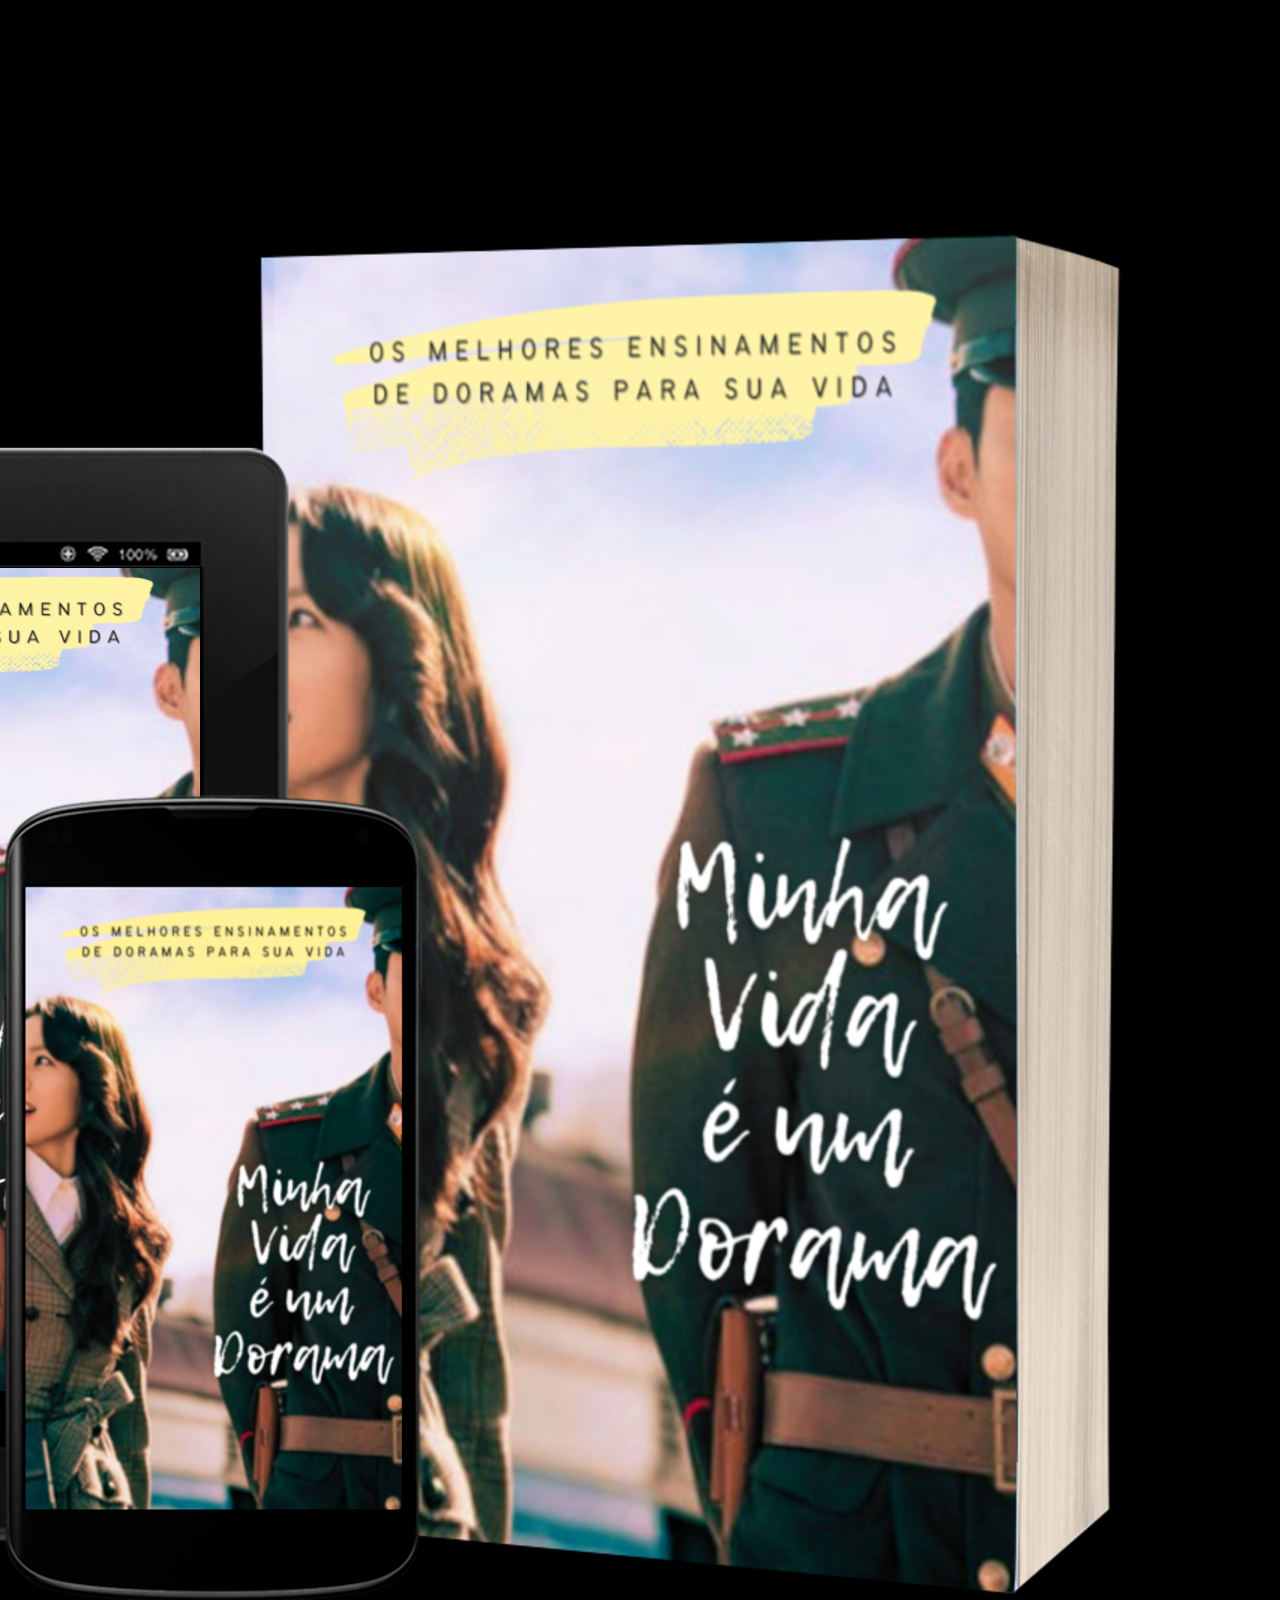
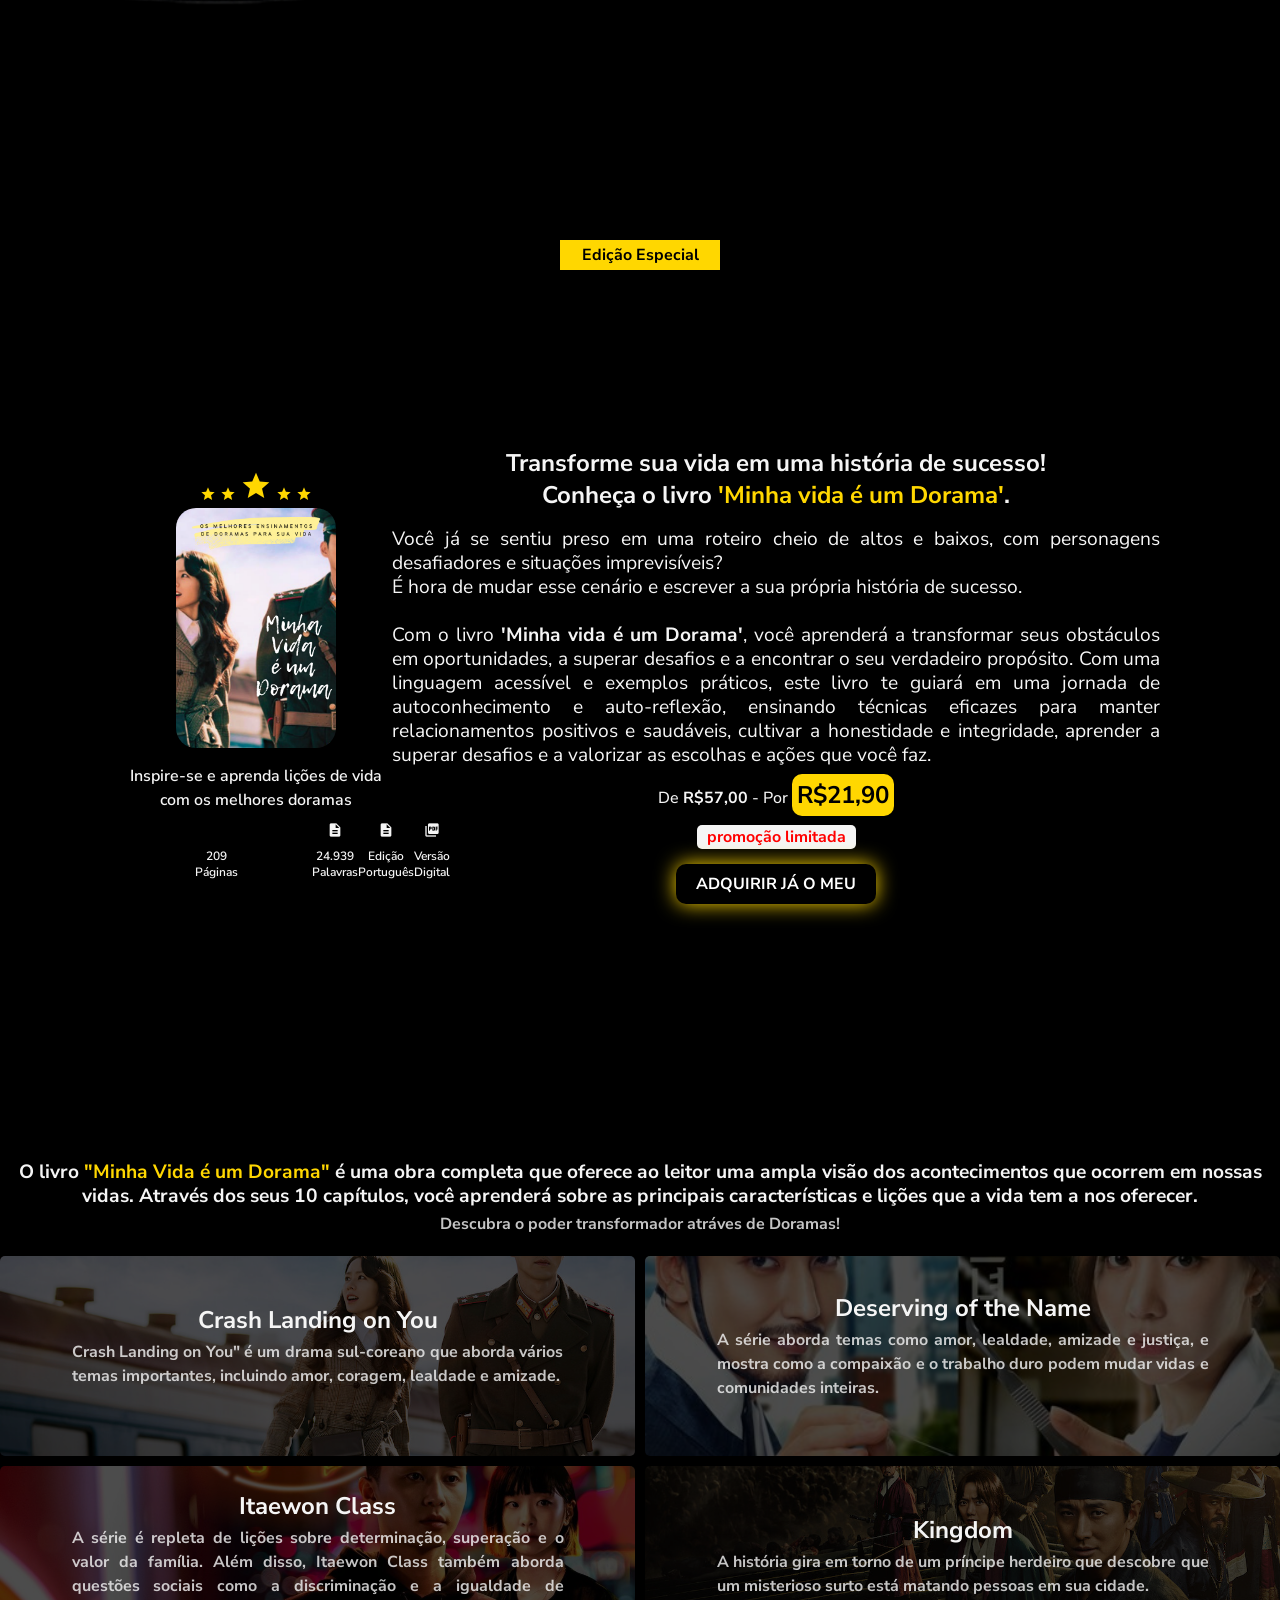
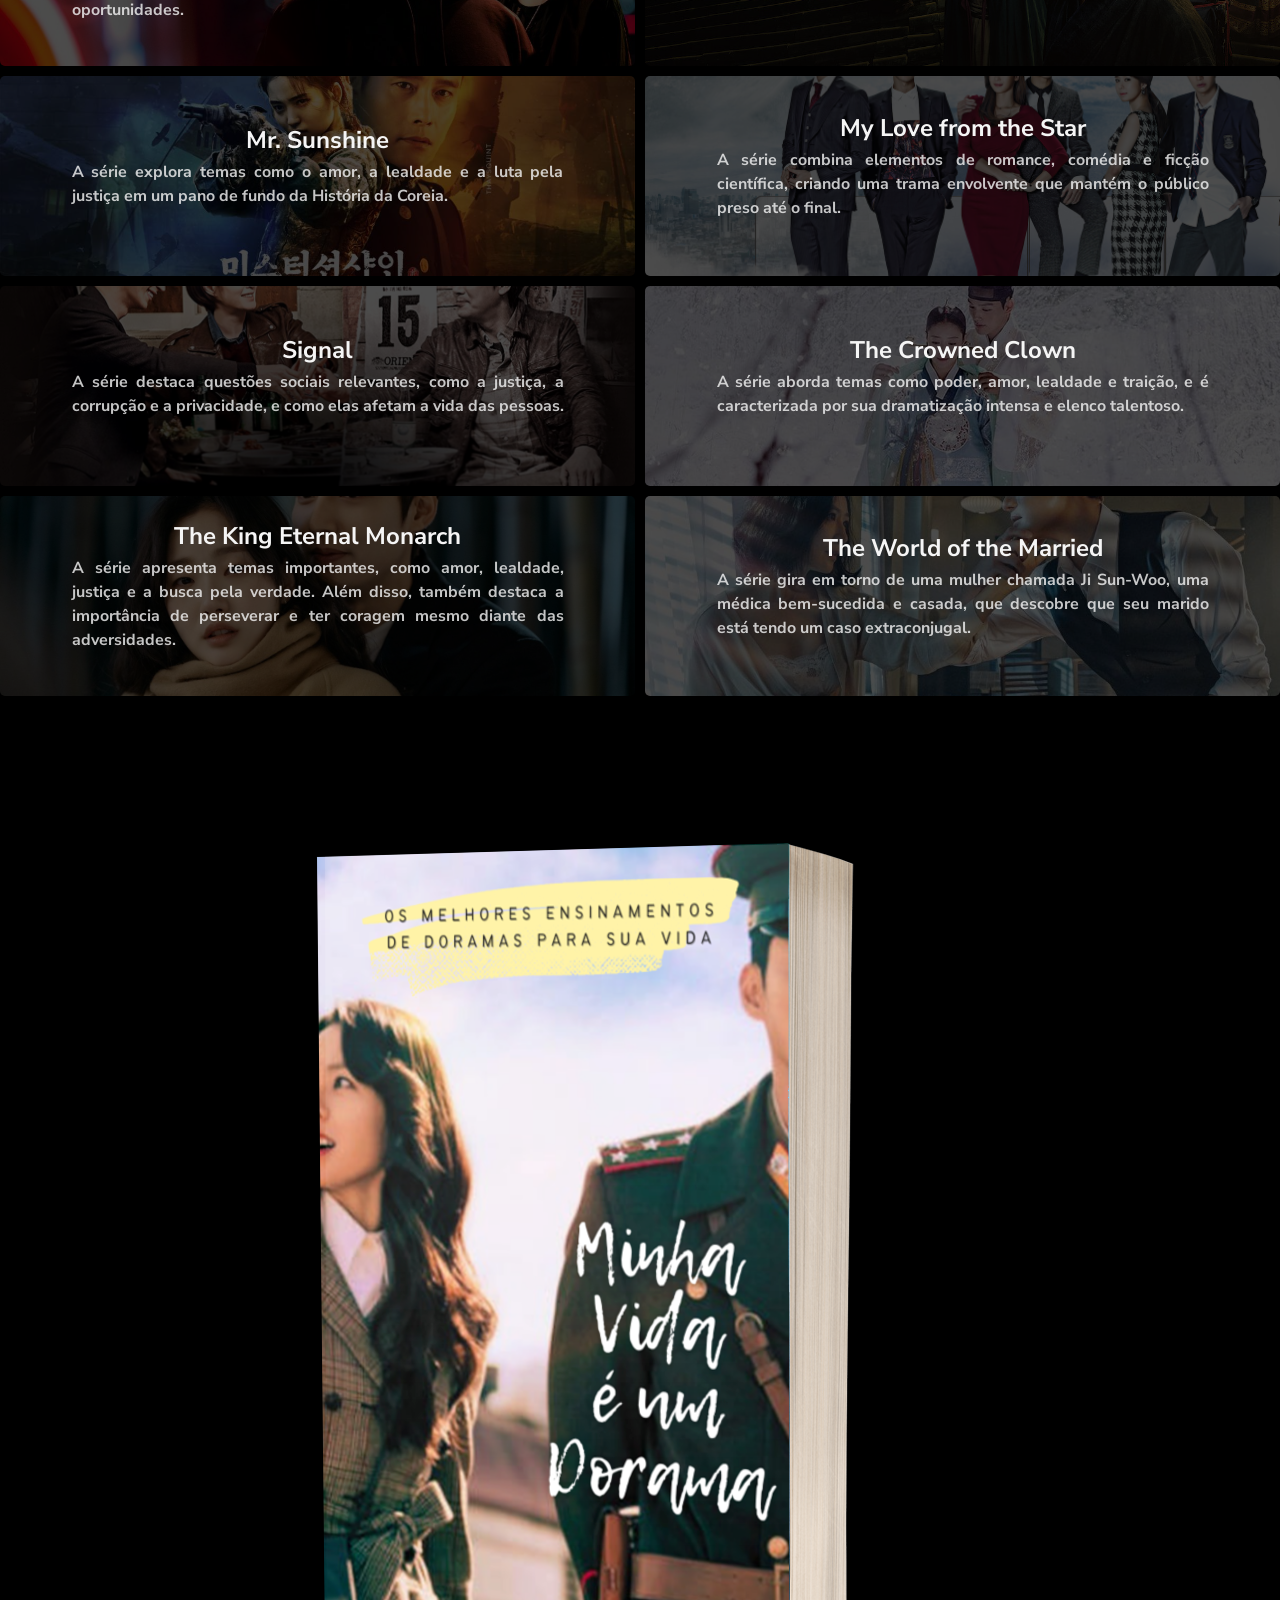
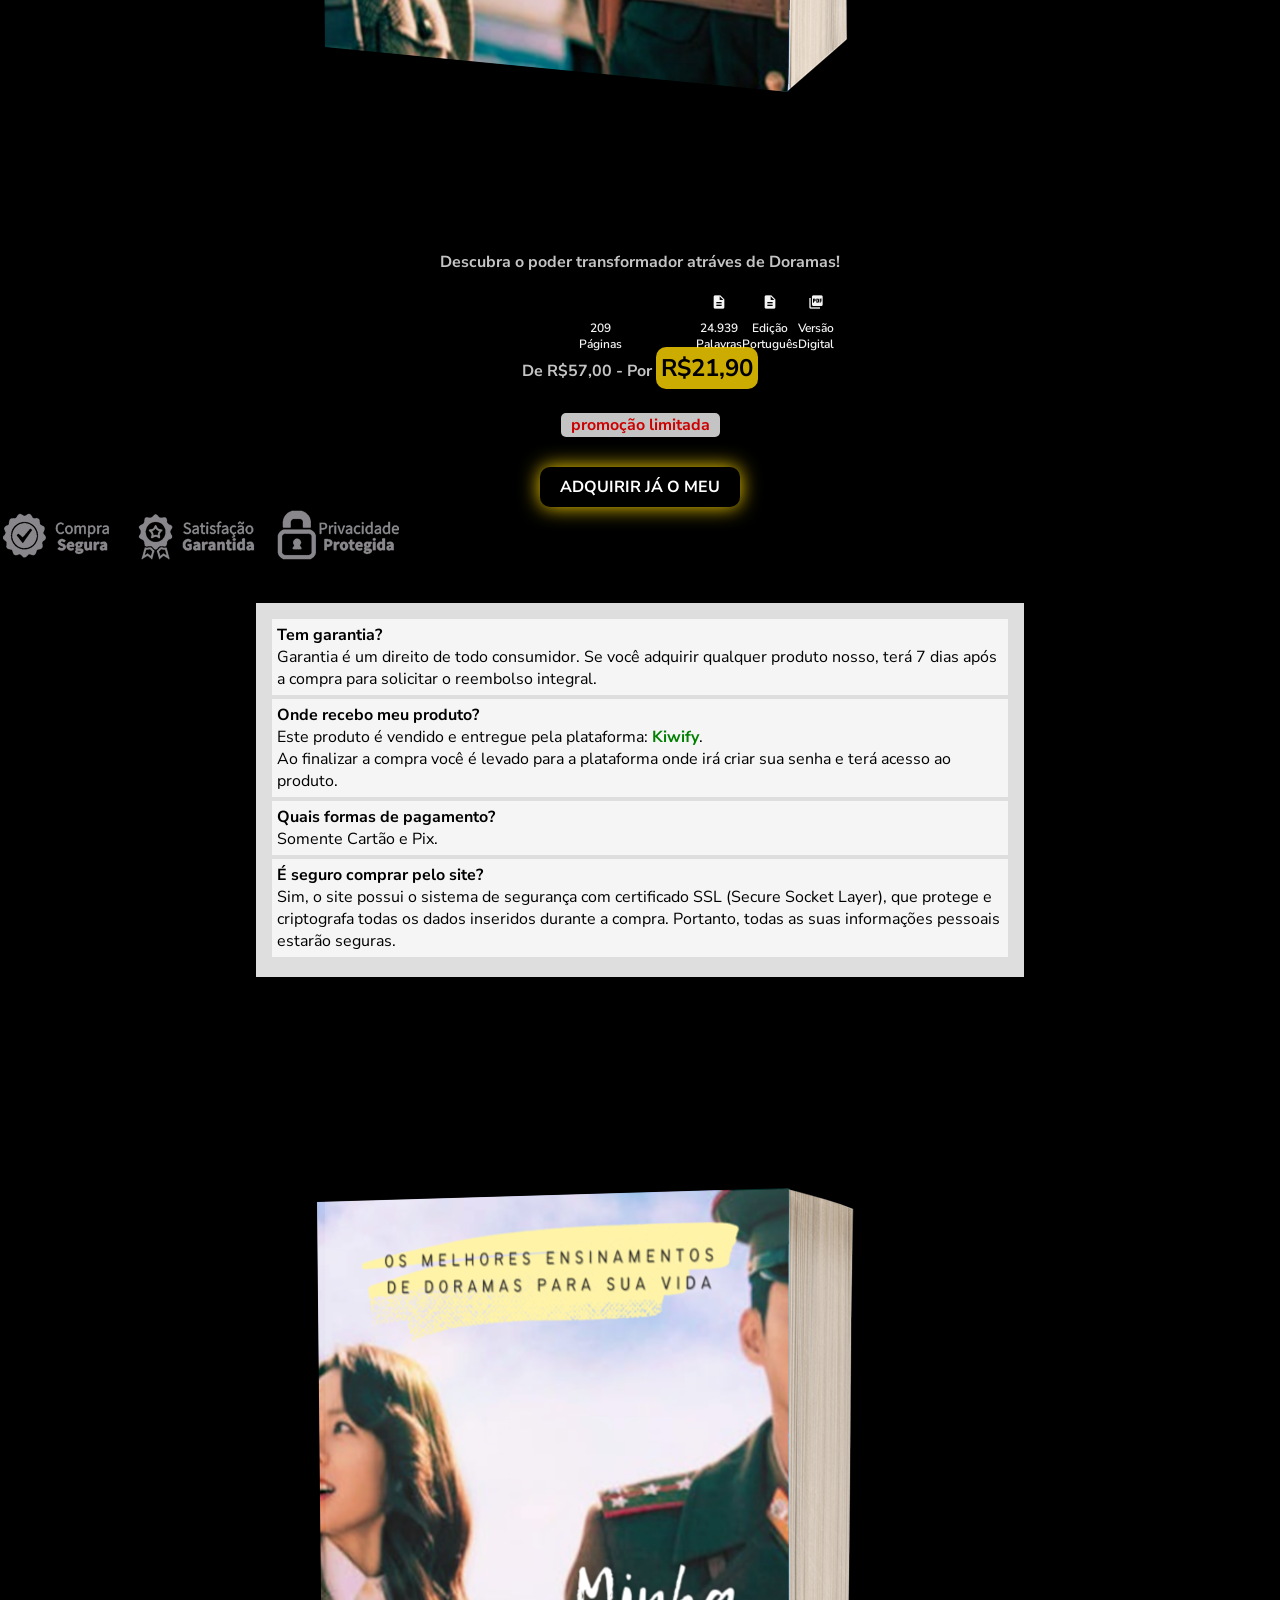
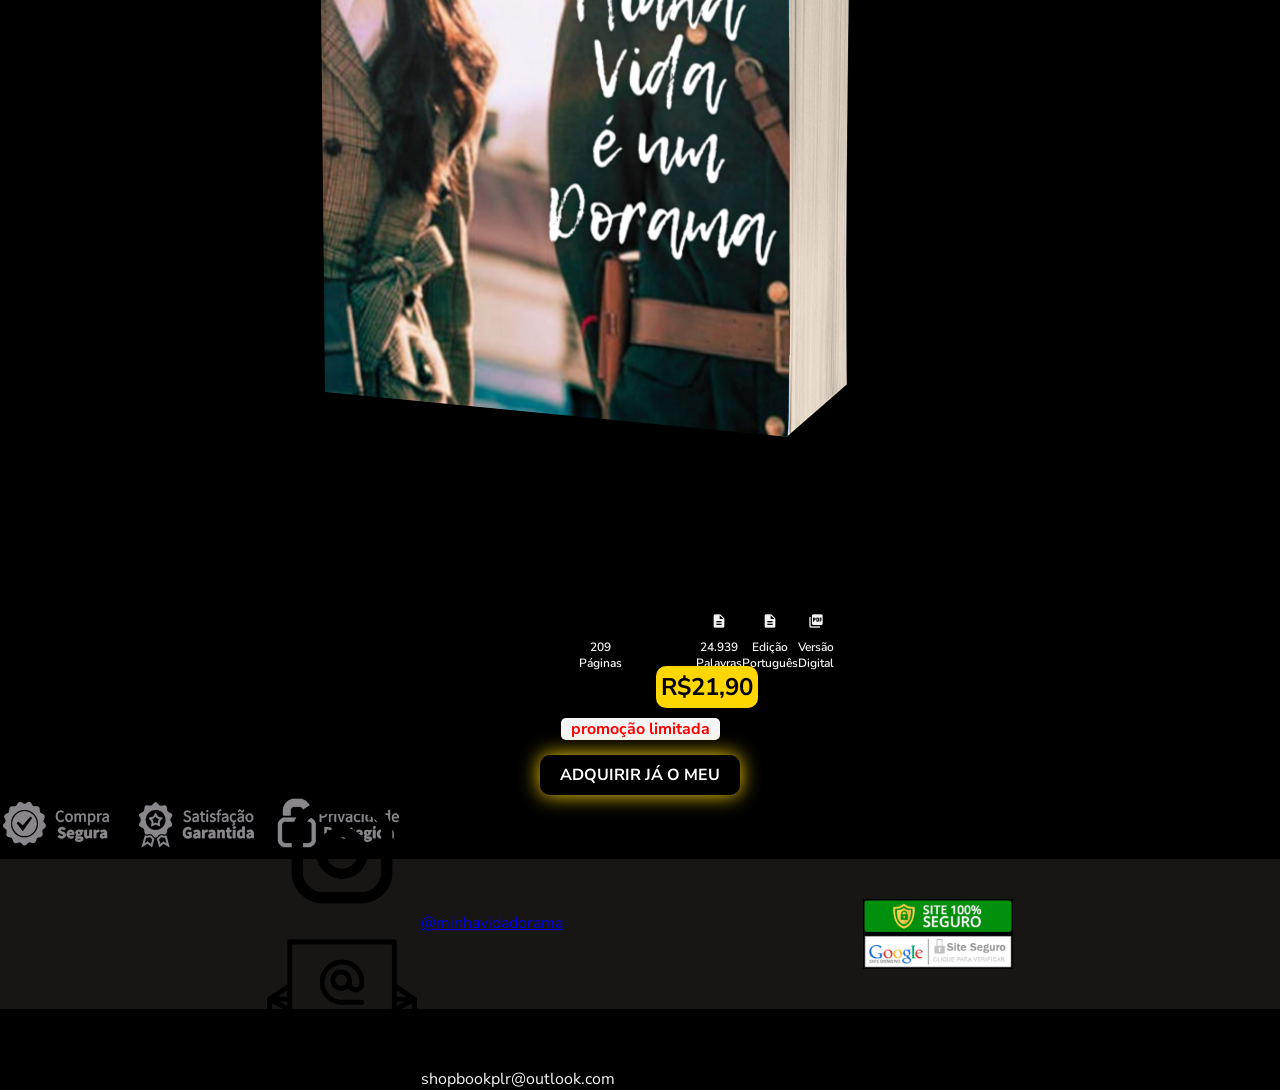
<file: index.htm>
<!DOCTYPE html>
<html lang="pr-Br">
<head>
    <meta charset="UTF-8">
    <meta http-equiv="X-UA-Compatible" content="IE=edge">
    <meta name="viewport" content="width=device-width, initial-scale=1.0">

    <link rel="icon" href="./assets//capa.png">
    <link rel="stylesheet" href="./style.css">
    <link rel="stylesheet" href="./responsive.css">

    <link rel="preconnect" href="https://fonts.googleapis.com">
    <link rel="preconnect" href="https://fonts.gstatic.com" crossorigin>
    <link href="https://fonts.googleapis.com/css2?family=Nunito+Sans:wght@400;700&display=swap" rel="stylesheet">
    <link href="https://fonts.googleapis.com/icon?family=Material+Icons" rel="stylesheet">

    <title>Minha Vida é um Dorama</title>
</head>

    <body>
        <header class="header"> 
            <img src="assets/capa3tipos.png" alt="">
            <h2 class="titleHeader"> Minha vida é um <span class="spanHeader">Dorama</span> </h2>
        </header>
        <p class="edition-especial">Edição Especial</p>
        
        <div class="wrapper">

            <section class="section-1">
                <div class="content-image">
                    <div class="stars">
                        <i class="material-icons">grade</i>
                        <i class="material-icons">grade</i>
                        <i class="material-icons big">grade</i>
                        <i class="material-icons">grade</i>
                        <i class="material-icons">grade</i>
                    </div>
                    <img src="assets/capa minha vida e um dorama.png" alt="">
                    <p>
                        Inspire-se e aprenda lições de vida </br> 
                        com os melhores doramas
                    </p>

                    <div class="content-icons">
                        <div>
                            <i class="material-icons">auto_stories</i>
                            <span> 209 </br> Páginas </span>
                        </div>
                        <div>
                            <i class="material-icons">description</i>
                            <span> 24.939 </br> Palavras </span>
                        </div>
                        <div>
                            <i class="material-icons">description</i>
                            <span> Edição </br> Português </span>
                        </div>
                        <div>
                            <i class="material-icons">picture_as_pdf</i>
                            <span> Versão </br> Digital </span>
                        </div>
                    </div>
                    
                </div>

                <div class="content-section-1">
                    <h2>Transforme sua vida em uma história de sucesso! </br> 
                        Conheça o livro  <span>'Minha vida é um Dorama'</span>. 
                    </h2>
                    <p>
                        Você já se sentiu preso em uma roteiro cheio de altos e baixos, com personagens desafiadores e situações imprevisíveis? </br> 
                        É hora de mudar esse cenário e escrever a sua própria história de sucesso. </br>
                        </br>Com o livro <strong>'Minha vida é um Dorama'</strong>, você aprenderá a transformar seus obstáculos em oportunidades, a superar desafios e a encontrar o seu verdadeiro propósito.
                        Com uma linguagem acessível e exemplos práticos, este livro te guiará em uma jornada 
                        de autoconhecimento e auto-reflexão, ensinando técnicas eficazes para manter relacionamentos 
                        positivos e saudáveis, cultivar a honestidade e integridade, aprender a superar desafios e 
                        a valorizar as escolhas e ações que você faz.
                    </p>

                    <div class="price-section1">
                        <p> De <span class="price-anterior"> R$57,00</span> - Por <span class="price-actual">R$21,90</span></p>
                        <p class="promocao"> promoção limitada </p>
                        <a class="shop" href="https://pay.kiwify.com.br/G3NsD36">adquirir já o meu</a>
                    </div>
                </div>
            </section>


            <section class="section2">
                <h3>
                    O livro <span>"Minha Vida é um Dorama"</span> é uma obra completa que oferece ao leitor uma ampla visão dos acontecimentos que ocorrem em nossas vidas. Através dos seus 10 capítulos, você aprenderá sobre as principais características e lições que a vida tem a nos oferecer.
                </h3>
                <p>Descubra o poder transformador atráves de Doramas!</p>

                <div class="box-dorama">
                    <div class="dorama">
                        <img src="assets/cap1.jpg" alt="">
                        <div class="description-dorama">
                            <h4>Crash Landing on You</h4>
                            <p>
                                Crash Landing on You" é um drama sul-coreano que aborda 
                                vários temas importantes, incluindo amor, coragem, lealdade e amizade.
                            </p>
                        </div>
                    </div>
                    <div class="dorama">
                        <img src="assets/cap2.jpg" alt="">
                        <div class="description-dorama">
                            <h4>Deserving of the Name</h4>
                            <p>
                                A série aborda temas como amor, lealdade, amizade e
                                justiça, e mostra como a compaixão e o trabalho duro
                                podem mudar vidas e comunidades inteiras.
                            </p>
                        </div>
                    </div>
                    <div class="dorama">
                        <img src="assets/cap3.jpeg" alt="">
                        <div class="description-dorama">
                            <h4>Itaewon Class</h4>
                            <p>
                                A série é repleta de lições sobre
                                determinação, superação e o valor da família. Além disso,
                                Itaewon Class também aborda questões sociais como a
                                discriminação e a igualdade de oportunidades.
                            </p>
                        </div>
                    </div>
                    <div class="dorama">
                        <img src="assets/cap4.jpg" alt="">
                        <div class="description-dorama">
                            <h4>Kingdom</h4>
                            <p>
                                A história
                                gira em torno de um príncipe herdeiro que descobre que
                                um misterioso surto está matando pessoas em sua cidade.
                                
                            </p>
                        </div>
                    </div>
                    <div class="dorama">
                        <img src="assets/cap5.jpg" alt="">
                        <div class="description-dorama">
                            <h4>Mr. Sunshine</h4>
                            <p>
                                A série explora temas como o amor, a lealdade e a
                                luta pela justiça em um pano de fundo da História da
                                Coreia.
                            </p>
                        </div>
                    </div>
                    <div class="dorama">
                        <img src="assets/cap6.jpg" alt="">
                        <div class="description-dorama">
                            <h4>My Love from the Star</h4>
                            <p>
                                A série
                                combina elementos de romance, comédia e ficção
                                científica, criando uma trama envolvente que mantém o
                                público preso até o final.
                            </p>
                        </div>
                    </div>
                    <div class="dorama">
                        <img src="assets/cap7.jpeg" alt="">
                        <div class="description-dorama">
                            <h4>Signal</h4>
                            <p>
                                A série destaca questões sociais relevantes, como a
                                justiça, a corrupção e a privacidade, e como elas afetam a
                                vida das pessoas.
                            </p>
                        </div>
                    </div>
                    <div class="dorama">
                        <img src="assets/cap8.jpg" alt="">
                        <div class="description-dorama">
                            <h4>The Crowned Clown</h4>
                            <p>
                                A série aborda temas como poder, amor, lealdade e
                                traição, e é caracterizada por sua dramatização intensa e
                                elenco talentoso.
                            </p>
                        </div>
                    </div>
                    <div class="dorama">
                        <img src="assets/cap9.jpg" alt="">
                        <div class="description-dorama">
                            <h4>The King Eternal Monarch</h4>
                            <p>
                                A série apresenta temas importantes,
                                como amor, lealdade, justiça e a busca pela verdade. Além
                                disso, também destaca a importância de perseverar e ter
                                coragem mesmo diante das adversidades.
                            </p>
                        </div>
                    </div>
                    <div class="dorama">
                        <img src="assets/cap10.jpg" alt="">
                        <div class="description-dorama">
                            <h4>The World of the Married</h4>
                            <p>
                                A série gira em torno de uma mulher chamada Ji Sun-Woo,
                                uma médica bem-sucedida e casada, que descobre que seu
                                marido está tendo um caso extraconjugal.
                            </p>
                        </div>
                    </div>
                </div>
                 
                
                <div class="box3">

                    <div class="content-image">
                        
                        <img src="assets/capa.png" alt="">
                        <p>
                            Descubra o poder transformador atráves de Doramas!
                        </p>
    
                        <div class="content-icons">
                            <div>
                                <i class="material-icons">auto_stories</i>
                                <span> 209 </br> Páginas </span>
                            </div>
                            <div>
                                <i class="material-icons">description</i>
                                <span> 24.939 </br> Palavras </span>
                            </div>
                            <div>
                                <i class="material-icons">description</i>
                                <span> Edição </br> Português </span>
                            </div>
                            <div>
                                <i class="material-icons">picture_as_pdf</i>
                                <span> Versão </br> Digital </span>
                            </div>
                        </div>
                        
                    </div>

                    <div class="price-section1">
                        
                        <p> De <span class="price-anterior"> R$57,00</span> - Por <span class="price-actual">R$21,90</span></p>
                        <p class="promocao"> promoção limitada </p>
                        <a class="shop" href="https://pay.kiwify.com.br/G3NsD36">adquirir já o meu</a>
                    </div>

                </div>
               
                <div class="security">
                    <img src="assets/garantia.png" alt="">
                </div>

            </section>

            <div class="section4">
                <div>
                    <h4>Tem garantia?</h4>
                    <p>
                        Garantia é um direito de todo consumidor. Se você adquirir qualquer produto nosso, 
                        terá 7 dias após a compra para solicitar o reembolso integral.
                    </p>
                </div>
                <div>
                    <h4>Onde recebo meu produto?</h4>
                    <p>Este produto é vendido e entregue pela plataforma: <span>Kiwify</span>.</p>
                    <p>Ao finalizar a compra você é levado para a plataforma onde irá criar sua senha e terá acesso ao produto.</p>
                </div>
                <div>
                    <h4>Quais formas de pagamento?</h4>
                    <p>Somente Cartão e Pix.</p>
                </div>
                <div>
                    <h4>É seguro comprar pelo site?</h4>
                    <p>
                        Sim, o site possui o sistema de segurança com 
                        certificado SSL (Secure Socket Layer), que protege e criptografa 
                        todas os dados inseridos durante a compra. 
                        Portanto, todas as suas informações pessoais estarão seguras.
                    </p>
                </div>
                
            </div >

            <div class="box3">

                <div class="content-image">
                    
                    <img src="assets/capa.png" alt="">
                    <p>
                        Descubra o poder transformador atráves de Doramas!
                    </p>

                    <div class="content-icons">
                        <div>
                            <i class="material-icons">auto_stories</i>
                            <span> 209 </br> Páginas </span>
                        </div>
                        <div>
                            <i class="material-icons">description</i>
                            <span> 24.939 </br> Palavras </span>
                        </div>
                        <div>
                            <i class="material-icons">description</i>
                            <span> Edição </br> Português </span>
                        </div>
                        <div>
                            <i class="material-icons">picture_as_pdf</i>
                            <span> Versão </br> Digital </span>
                        </div>
                    </div>
                    
                </div>

                <div class="price-section1">
                    
                    <p> De <span class="price-anterior"> R$57,00</span> - Por <span class="price-actual">R$21,90</span></p>
                    <p class="promocao"> promoção limitada </p>
                    <a class="shop" href="https://pay.kiwify.com.br/G3NsD36">adquirir já o meu</a>
                </div>

            </div>
           
            <div class="security">
                <img src="assets/garantia.png" alt="">
            </div>

        </div>

        <footer>
            <div class="container-footer">
                <div>
                    <div class="links-footer">
                        <img src="assets/instagram.png" alt="">
                        <a href="https://www.instagram.com/minhavidadorama/" target="_blank">
                            <span>@minhavidadorama</span>
                        </a>
                    </div>
                    <div class="links-footer">
                        <img src="assets/email.png" alt="">
                        <span>shopbookplr@outlook.com</span>
                    </div>
                </div>

                <img src="assets/site seguro.jpg" alt="">
            
            </div>

        </footer>

    </body>

</html>
</file>
<file: style.css>
:root {
    --background: #f5f5f5;
    --black: #000;
    --red: #e66a6a;
    --blue: #3c5686;
    --yellow: rgb(255, 215, 0);
    --star: #f0ad4e;
}

:focus {
    outline: transparent;
}

* {
    margin: 0;
    padding: 0;
    border: 0;
    box-sizing: border-box;
    outline: 0;
}

@media (max-width: 720px){
    html {
        font-size: 87.5%; 
    }
}

@media (max-width: 1080px){
    html {
        font-size: 93.75%; 
    }
}

body {
    background-color:  var(--black);
    font-family: 'Nunito Sans', sans-serif;
    font-size: 1rem;
    --webkit-font-smoothing: antialiased;
}

.page1 {
    width: 100%;
    height: 100vh;
    background-image: url(imagepage1.jpg);
    background-position: center;
    background-repeat: no-repeat;
    background-size: cover;
    position: relative;
}

.page1 div {
    position: absolute;
    top: 40%;
    left: 50%;
    transform: translateX(-50%);
    display: flex;
    flex-direction: column;
    background-color: var(--black);
    justify-content: center;
    align-items: center;
    padding: 12px;
    border-radius: 4px;
    box-shadow: 0 0 30px var(--red);
}

.page1 a {
    color: var(--background);
    font-size: 1rem;
    animation: audio 1s ease-in-out forwards infinite;
}   

.page1 h1 {
    font-family: 'Dancing Script', cursive;
    font-size: 2rem;
    color: var(--background);
    opacity: 0;
    animation: h1page1 1s ease-in-out forwards;
}

.page1 p {
    color: var(--background);
    margin-bottom: 5px;
}

@keyframes h1page1 {
    0% {
      opacity: 0;
    }
    
    100% {
      opacity: 1;
    }
}

@keyframes audio {
    0% {
      transform: scale(1.5);
    }
    
    100% {
        transform: scale(1);
    }
}

.page1 #lottie {
    position: absolute;
    bottom: 0;
    left: 50%;
    transform: translateX(-50%);
}

.header {
    background-color:  var(--black);
    width: 100%;
    display: flex;
    align-items: center;
    justify-content: center;
}

.titleHeader {
    color:  var(--background);
    padding: 0px 8px;
}

.spanHeader {
    color: var(--red);
}

.edition-especial {
    text-align: center;
    background-color: var(--yellow);
    width: 10rem;
    margin: auto;
    padding: 4px;
    font-weight: bolder;
    box-shadow: 1px 1px 1px #00000080;
}

.section-1 {
    display: flex;
    flex-direction: row;
    align-items: center;
    justify-content: center;
    width: 100%;
    height: 90vh;
    margin-bottom: 5rem;
    color: var(--background);
}

.content-image {
    display: flex;
    flex-direction: column;
    align-items: center;
    justify-content: center;
    
}

.section-1 img {
    width: 10rem;
    height: 15rem;
    align-self: flex-start;
    margin-left: 50%;
    transform: translateX(-50%);
    border-radius: 20px;
}

.content-image i {
    color: var(--yellow);
    font-size: 1rem;
}

.content-image i.big {
    font-size: 2rem;
}

.section-1 .content-image p {
    text-align: center;
    font-weight: 600;
    margin-bottom: 10px;
    color: var(--background);
    font-size: 1rem;
    line-height: 1.5rem;
}

.content-icons {
    display: flex;
    flex-direction: row;
    align-items: center;
    justify-content: space-between;
    width: 17rem;
    
}

.content-icons div {
    display: flex;
    flex-direction: column;
    text-align: center;
    
}

.content-icons i {
    color: var(--background);
}

.content-icons span {
    color: var(--background);
    font-size: 0.75rem;
    margin-top: 10px;
    font-weight: 600;
}

.section-1 .content-section-1 {
    width: 60%;
}

.section-1 h2 {
    font-size: 1.5rem;
    text-align: center;
}

.section-1 h2 span {
    color: var(--yellow)
}

.section-1 p {
    margin-top: 1rem;
    font-size: 1.2rem;
    line-height: 1.5rem;
    font-weight: 400;
    text-align: justify;
}

.price-section1 {
    display: flex;
    flex-direction: column;
    align-items: center;
    justify-content: flex-start;
    text-align: justify;
}

.price-section1 p {
    font-size: 1rem;
    font-weight: 500;
    margin-bottom: 5px;
}

.price-section1 .price-anterior {
    font-size: 1rem;
    font-weight: bold;   
}

.price-section1 .price-actual {
    font-size: 1.5rem;
    background-color: var(--yellow);
    padding: 5px;
    border-radius: 10px;
    color: var(--black);
    font-weight: bold;
}

.price-section1 .promocao {
    color: red;
    font-weight: bold;
    margin-top: 10px;
    background-color: var(--background);
    padding: 0 10px;
    border-radius: 5px;
}

.shop {
    text-decoration: none;
    background-color: var(--black);
    padding: 4px 20px;
    height: 2.5rem;
    color: #FFF;
    border-radius: 10px;
    text-transform: uppercase;
    box-shadow: 0 0 20px var(--yellow);
    margin-top: 10px;
    font-weight: bold;
    transition: transform 0.4s;
    display: flex;
    align-items: center;
    animation: shop 2s ease-in-out infinite;
}

@keyframes shop {
    0% {
        transform: scale(1);
    }
    100% {
        transform: scale(1.1);
    }
}

.section-2 {
    display: flex;
    flex-direction: row;
    align-items: center;
    justify-content: center;
    width: 100%;
    height: 90vh;
    color: var(--background);
}

.contentSection2{
    width: 80%;
    margin: 0 auto;
}

.section2 h3 {
    font-size: 1.2rem;
    line-height: 1.5rem;
    text-align: center;
    color: var(--background);
}

.section2 h3 span {
    color: var(--yellow);
    font-weight: bold;
}

.section2 p {
    font-size: 1rem;
    line-height: 1.5rem;
    text-align: center;
    margin: 4px 0;
    opacity: 0.8;
    color: var(--background);
    font-weight: bold;
    margin-bottom: 20px;
}

.box-dorama {
    display: grid;
    grid-template-columns: repeat(2, 1fr);
    gap: 10px;
}

.dorama {
    width: 100%;
    height: 200px;
    border-radius: 5px;
    position: relative;
}

.dorama img {
    width: 100%;
    height: 100%;
    object-fit: cover;
    border-radius: 5px;
    filter: brightness(30%);
    z-index: 100;
}

.dorama img:hover {
    filter: brightness(100%);
}

.description-dorama {
    padding: 10px;
    color: var(--background);
    position: absolute;
    z-index: 1000;
    top: 0;
    bottom: 0;
    left: 0;
    right: 0;
    display: flex;
    flex-direction: column;
    align-items: center;
    justify-content: center;
}

.description-dorama h4 {
    font-size: 1.5rem;
}

.description-dorama p {
    width: 80%;
    font-size: 1rem;
    color: var(--background);
    text-align: justify;
}

#selo-garantia {
    margin-top: 10px;
    height: 50px;
    width: 400px;
}

.content-section-4 {
    margin: 0 auto;
    display: flex;
    flex-direction: column;
    align-items: center;
    justify-content: center;
}

.content-section-4 p {
    color: var(--background);
    background-color: red;
    padding: 5px;
    border-radius: 5px;
}

.content-section-4 #countdown {
    width: 300px;
    height: 2.5rem;
    display: flex;
    flex-direction: row;
    align-items: center;
    justify-content: center;
    margin-top: 10px;
    margin-bottom: 10px;
    color: var(--background);
    font-weight: bolder;
    font-size: 1rem;
    border: solid 1px var(--yellow);

    animation: backgroundAnimation 0.2s infinite alternate;
}

@keyframes backgroundAnimation {
    0% {
    border-color: var(--yellow); /* Branco */
    }
    100% {
    border-color: var(--black); /* Branco */
    }
}

.section4 {
    margin: 2rem auto;
    margin-bottom: 4rem;
    width: 60%;
    background-color: #dedede;
    min-height: 15.625rem;
    color: var(--background);
    padding: 1rem;
}

.section4 div {
    background-color: var(--background);
    margin-bottom: 4px;
    color: #000;
    padding: 5px;
}

.section4 div p span {
    color: green;
    font-weight: bold;
}


.section-6 {
    width: 100%;
    height: 80vh;
    color: var(--background);
}
.box-section-6 {
    display: flex;
    flex-direction: row;
    align-items: center;
    justify-content: center;
    width: 80%;
    margin: 0 auto;
}

.section-6  img {
    width: 30%;
    height: 350px;
    box-shadow: 0 0 10px var(--background);
}

.content-section-6 {
    display: flex;
    flex-direction: column;
    margin-left: 20px;
}

.content-section-6 h4 {
    color: var(--background);
    font-size: 1.5rem;
    text-transform: capitalize;
    text-align: center;
    margin-bottom: 5px;
}

.items-section-6 {
    display: flex;
    flex-direction: row;
    align-items: center;
    margin-bottom: 5px;
}


.items-section-6 i {
    color: var(--yellow);
    margin-right: 5px;
}

.items-section-6 p {
    font-weight: bold;
    font-size: 1rem;
}



footer {
    background-color: #5e525241;
    width: 100%;
    min-height: 150px;
    padding: 10px;
    display: flex;
    align-items: center;
    color: var(--background);
}

.container-footer {
    width: 60%;
    height: 100px;
    margin: 0 auto;
    border-radius: 10px;
    padding: 5px;
    display: flex;
    flex-direction: row;
    align-items: center;
    justify-content: space-between;
}



footer img {
    width: 150px;
}
</file>
<file: responsive.css>
@media only screen and (max-width: 600px) {
    body {
      font-size: 1rem;
    }
    .section-1,
    .section-2 {
        flex-direction: column;
        height: 100%;
    }
    .content-image {
        margin-top: 20px;
    }
    .section-1 img {
        width: 90%;
        height: 18rem;
        border-radius: 4px;
    }
    .content-image i {
        font-size: 2rem;
    }
    .content-image i.big {
        font-size: 2.5rem;
    }
    .section-1 .content-section-1 {
        width: 80%;
    }
    .section-1 h2 {
        margin-top: 10px;
    }
    .contentSection2 {
        margin-top: -2rem;
    }
    .box-dorama {
        display: flex;
        flex-direction: column;
        align-items: center;
        justify-content: center;
    }
    .dorama {
        box-shadow: 0 0 10px #FFF;
        border-radius: 0;
        margin-bottom: 20px;
    }
    .dorama img {
        border-radius: 0;
    }
    .description-dorama p {
        width: 100%;
    }
    #selo-garantia {
        width: 300px;
    }
    .section4 {
        width: 90%;
    }
    footer {
        text-align: center;
        padding-bottom: 20px;
    }
    .container-footer {
        flex-direction: column;
        align-items: center;
        justify-content: center;
    }
    .section-6 {
        height: 100%;
        margin-bottom: 2rem;
    }
    .box-section-6 {
        flex-direction: column;
    }
    .section-6  img {
        width: 100%;
        box-shadow: none;
        height: 200px;
        margin-top: -2rem;
    }
    .content-section-6 {
        align-items: center;
        justify-content: center;
    }
    .content-section-6 h4 {
        font-size: 1.2rem;
    }
    .items-section-6  {
        width: 100%;
    }
    .items-section-6 p {
        margin-bottom: 10px;
    }
}
</file>
